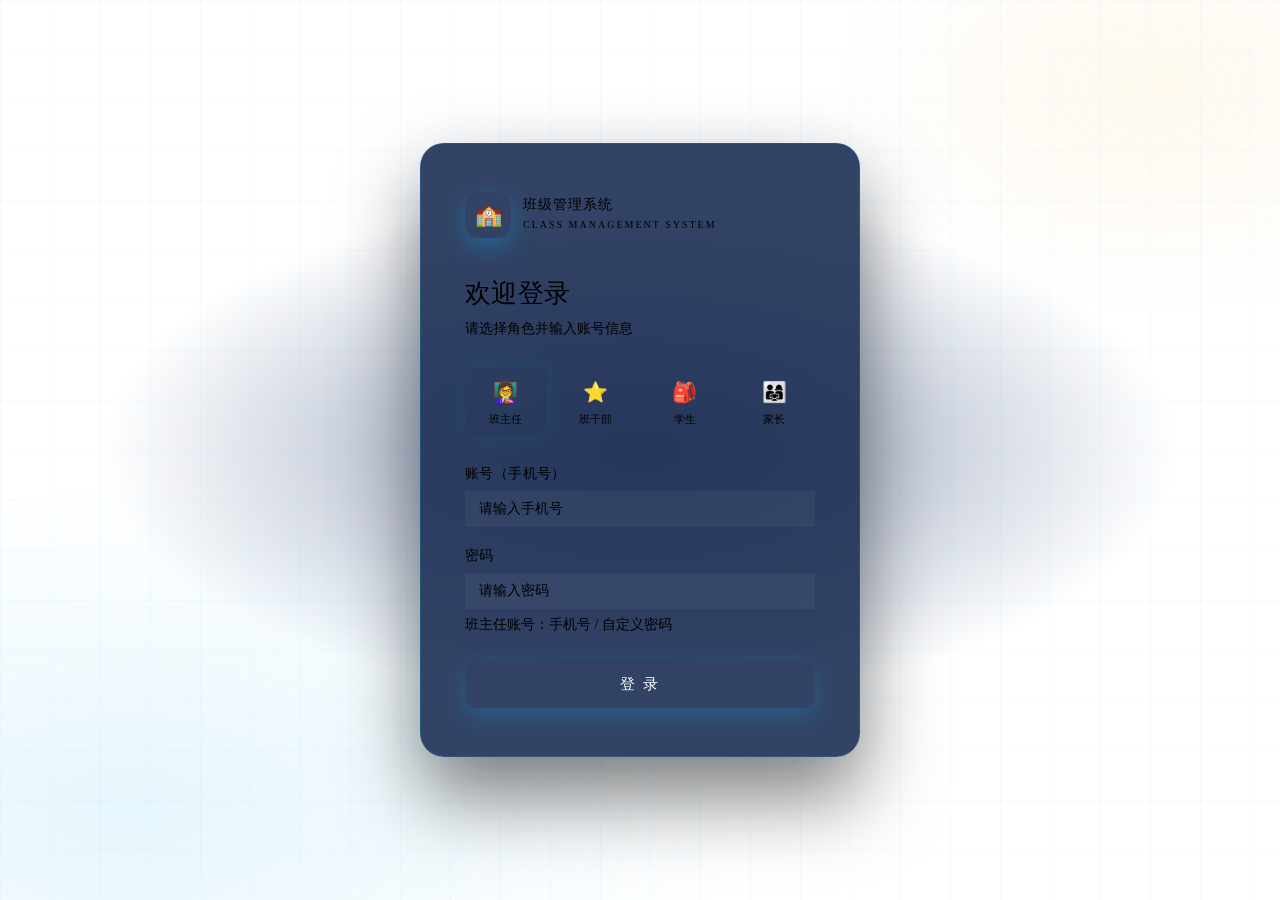
<file: index.html>
<!DOCTYPE html>
<html lang="zh-CN">

<head>
  <meta charset="UTF-8">
  <meta name="viewport" content="width=device-width, initial-scale=1.0">
  <title>登录 — 班级管理系统</title>
  <link
    href="https://fonts.googleapis.com/css2?family=Noto+Sans+SC:wght@300;400;500;600;700&family=Outfit:wght@400;500;600;700;800&display=swap"
    rel="stylesheet">
  <link rel="stylesheet" href="css/base.css">
  <link rel="stylesheet" href="css/components.css">
  <link rel="stylesheet" href="css/pages.css">
  <style>
    .toast-container {
      top: 24px;
    }
  </style>
</head>

<body>

  <div id="page-transition"></div>

  <div class="login-page">
    <div class="login-bg-glow"></div>
    <div class="login-bg-grid"></div>

    <div class="login-card">

      <div class="login-logo">
        <div class="login-logo-icon">🏫</div>
        <div class="login-logo-text">
          <div class="logo-main">班级管理系统</div>
          <div class="logo-sub">CLASS MANAGEMENT SYSTEM</div>
        </div>
      </div>

      <h2 class="login-title">欢迎登录</h2>
      <p class="login-subtitle">请选择角色并输入账号信息</p>

      <!-- 角色选择 -->
      <div class="role-tabs" id="role-tabs">
        <div class="role-tab active" data-role="teacher">
          <div class="role-tab-icon">👩‍🏫</div>
          <div class="role-tab-label">班主任</div>
        </div>
        <div class="role-tab" data-role="cadre">
          <div class="role-tab-icon">⭐</div>
          <div class="role-tab-label">班干部</div>
        </div>
        <div class="role-tab" data-role="student">
          <div class="role-tab-icon">🎒</div>
          <div class="role-tab-label">学生</div>
        </div>
        <div class="role-tab" data-role="parent">
          <div class="role-tab-icon">👨‍👩‍👧</div>
          <div class="role-tab-label">家长</div>
        </div>
      </div>

      <div class="form-group">
        <label class="form-label" for="login-user">账号（手机号）</label>
        <input class="form-input" id="login-user" type="tel" placeholder="请输入手机号" maxlength="11"
          autocomplete="username">
      </div>

      <div class="form-group">
        <label class="form-label" for="login-pass">密码</label>
        <input class="form-input" id="login-pass" type="password" placeholder="请输入密码" autocomplete="current-password">
        <div class="form-hint" id="login-hint">班主任账号：手机号 / 自定义密码</div>
      </div>

      <!-- 演示提示 -->
      <div id="demo-tip" style="
      margin-bottom:16px; padding:10px 14px; border-radius:10px;
      background:rgba(14,165,233,0.08); border:1px solid rgba(14,165,233,0.2);
      font-size:12px; color:var(--text-secondary); line-height:1.8;">
        <span style="color:var(--color-teal-light);font-weight:600;">演示模式</span>
        · 账号已预填，直接登录即可<br>
        <span id="demo-account-info">班主任 13800000000 / 密码 123456</span>
      </div>

      <button class="btn-login" id="login-btn">登 录</button>

    </div>
  </div>

  <script src="js/supabase.min.js"></script>
  <script src="js/config.js"></script>
  <script src="js/utils.js"></script>
  <script src="js/supabase.js"></script>
  <script src="js/auth.js"></script>
  <script>
    const DEMO_TIPS = {
      teacher: '班主任 13800000000 / 密码 123456',
      cadre: '班干部 13800000099 / 密码 0099',
      student: '学生   13800000002 / 密码 0002',
      parent: '家长   13800000100 / 密码 0100',
    };
    const DEMO_HINTS = {
      teacher: '班主任账号：手机号 / 自定义密码',
      cadre: '班干账号：手机号 / 初始密码身份证后4位',
      student: '学生账号：手机号 / 初始密码身份证后4位',
      parent: '家长账号：手机号 / 初始密码身份证后4位',
    };

    document.addEventListener('DOMContentLoaded', () => {
      // 根据 DEMO_MODE 决定是否显示演示提示框
      const demoEl = document.getElementById('demo-tip');
      if (demoEl) {
        demoEl.style.display = (typeof DEMO_MODE !== 'undefined' && DEMO_MODE) ? 'block' : 'none';
      }
      initLoginPage();
      updateDemoTip('teacher');
    });

    document.getElementById('role-tabs').addEventListener('click', (e) => {
      const tab = e.target.closest('.role-tab');
      if (!tab) return;
      updateDemoTip(tab.dataset.role);
    });

    function updateDemoTip(role) {
      const info = document.getElementById('demo-account-info');
      const hint = document.getElementById('login-hint');
      if (info && typeof DEMO_MODE !== 'undefined' && DEMO_MODE) {
        info.textContent = DEMO_TIPS[role] || '';
      }
      if (hint) {
        hint.textContent = DEMO_HINTS[role] || '';
      }
    }
  </script>
</body>

</html>
</file>
<file: css/base.css>
/* ============================================================
   base.css — 基础样式 / Reset / 动画
   ============================================================ */

/* ── Reset ── */
*, *::before, *::after {
  margin: 0;
  padding: 0;
  box-sizing: border-box;
}

html {
  font-size: 14px;
  -webkit-font-smoothing: antialiased;
  -moz-osx-font-smoothing: grayscale;
  text-rendering: optimizeLegibility;
}

body {
  font-family: var(--font-sans);
  background: var(--color-bg);
  color: var(--color-text-primary);
  min-height: 100vh;
  overflow-x: hidden;
  line-height: 1.5;
}

a { color: inherit; text-decoration: none; }
button { font-family: inherit; cursor: pointer; }
input, textarea, select { font-family: inherit; }
ul, ol { list-style: none; }
img { max-width: 100%; display: block; }

/* ── 滚动条 ── */
::-webkit-scrollbar { width: 5px; height: 5px; }
::-webkit-scrollbar-track { background: transparent; }
::-webkit-scrollbar-thumb {
  background: rgba(255, 255, 255, 0.1);
  border-radius: var(--radius-full);
}
::-webkit-scrollbar-thumb:hover { background: rgba(255, 255, 255, 0.2); }

/* ── 选中颜色 ── */
::selection {
  background: var(--color-primary-dim);
  color: var(--color-primary-light);
}

/* ── 焦点样式 ── */
:focus-visible {
  outline: 2px solid var(--color-primary);
  outline-offset: 2px;
}

/* ── 禁用状态 ── */
[disabled], .disabled {
  opacity: 0.5;
  cursor: not-allowed;
  pointer-events: none;
}

/* ── 工具类：显隐 ── */
.hidden  { display: none !important; }
.visible { display: block !important; }

/* ── 文字工具类 ── */
.text-primary   { color: var(--color-text-primary); }
.text-secondary { color: var(--color-text-secondary); }
.text-muted     { color: var(--color-text-muted); }
.text-teal      { color: var(--color-primary-light); }
.text-gold      { color: var(--color-gold); }
.text-green     { color: var(--color-green); }
.text-red       { color: var(--color-red-light); }
.text-purple    { color: var(--color-purple-light); }

.font-display { font-family: var(--font-display); }
.font-bold    { font-weight: 700; }
.font-semibold{ font-weight: 600; }

.text-right  { text-align: right; }
.text-center { text-align: center; }

/* ── 间距工具类 ── */
.mt-0  { margin-top: 0; }
.mt-1  { margin-top: 4px; }
.mt-2  { margin-top: 8px; }
.mt-3  { margin-top: 12px; }
.mt-4  { margin-top: 16px; }
.mt-6  { margin-top: 24px; }
.mb-4  { margin-bottom: 16px; }
.mb-6  { margin-bottom: 24px; }
.ml-auto { margin-left: auto; }

/* ── Flex 工具类 ── */
.flex          { display: flex; }
.flex-col      { flex-direction: column; }
.items-center  { align-items: center; }
.items-start   { align-items: flex-start; }
.justify-between { justify-content: space-between; }
.justify-center  { justify-content: center; }
.gap-1  { gap: 4px; }
.gap-2  { gap: 8px; }
.gap-3  { gap: 12px; }
.gap-4  { gap: 16px; }
.flex-1 { flex: 1; }
.flex-shrink-0 { flex-shrink: 0; }
.flex-wrap { flex-wrap: wrap; }

/* ── 页面进入动画 ── */
@keyframes fadeUp {
  from { opacity: 0; transform: translateY(12px); }
  to   { opacity: 1; transform: translateY(0); }
}

@keyframes fadeIn {
  from { opacity: 0; }
  to   { opacity: 1; }
}

@keyframes slideIn {
  from { opacity: 0; transform: translateX(-16px); }
  to   { opacity: 1; transform: translateX(0); }
}

@keyframes scaleIn {
  from { opacity: 0; transform: scale(0.95); }
  to   { opacity: 1; transform: scale(1); }
}

@keyframes loginIn {
  from { opacity: 0; transform: translateY(28px) scale(0.97); }
  to   { opacity: 1; transform: translateY(0) scale(1); }
}

@keyframes pulse {
  0%, 100% { opacity: 1; }
  50%       { opacity: 0.5; }
}

.animate-fadeUp  { animation: fadeUp  0.3s var(--transition-slow) both; }
.animate-fadeIn  { animation: fadeIn  0.25s ease both; }
.animate-scaleIn { animation: scaleIn 0.25s var(--transition-slow) both; }

/* ── 延迟辅助 ── */
.delay-1 { animation-delay: 0.05s; }
.delay-2 { animation-delay: 0.10s; }
.delay-3 { animation-delay: 0.15s; }
.delay-4 { animation-delay: 0.20s; }

/* ── 过渡遮罩 ── */
#page-transition {
  position: fixed;
  inset: 0;
  z-index: var(--z-overlay);
  background: var(--color-bg);
  opacity: 0;
  pointer-events: none;
  transition: opacity var(--transition-normal);
}

#page-transition.active {
  opacity: 1;
  pointer-events: all;
}
</file>
<file: css/components.css>
/* ============================================================
   components.css — 可复用 UI 组件
   包含：按钮、表单、卡片、表格、徽章、进度条、列表、通知等
   ============================================================ */

/* ══════════════════════════════════════════
   按钮 Button
   ══════════════════════════════════════════ */
.btn {
  display: inline-flex;
  align-items: center;
  gap: 6px;
  padding: 8px 18px;
  border-radius: var(--radius-sm);
  border: none;
  font-size: var(--text-base);
  font-weight: 500;
  cursor: pointer;
  transition: all var(--transition-normal);
  white-space: nowrap;
  user-select: none;
}

.btn-primary {
  background: linear-gradient(135deg, var(--color-primary), #0369a1);
  color: #fff;
  box-shadow: var(--shadow-primary);
}
.btn-primary:hover { transform: translateY(-1px); box-shadow: 0 12px 28px rgba(14,165,233,0.4); }
.btn-primary:active { transform: translateY(0); }

.btn-secondary {
  background: var(--color-bg-card);
  color: var(--color-text-secondary);
  border: 1px solid var(--color-border);
}
.btn-secondary:hover { background: var(--color-bg-card-hover); color: var(--color-text-primary); }

.btn-danger {
  background: var(--color-red-dim);
  color: var(--color-red-light);
  border: 1px solid rgba(239,68,68,0.25);
}
.btn-danger:hover { background: rgba(239,68,68,0.25); }

.btn-ghost {
  background: transparent;
  color: var(--color-primary-light);
  border: 1px solid rgba(14,165,233,0.3);
}
.btn-ghost:hover { background: var(--color-primary-dim); }

.btn-sm { padding: 5px 12px; font-size: var(--text-xs); border-radius: var(--radius-sm); }
.btn-lg { padding: 13px 28px; font-size: var(--text-md); border-radius: var(--radius-md); font-weight: 600; }
.btn-full { width: 100%; justify-content: center; }

/* ══════════════════════════════════════════
   表单 Form
   ══════════════════════════════════════════ */
.form-group { margin-bottom: 18px; }

.form-label {
  display: block;
  font-size: var(--text-xs);
  color: var(--color-text-secondary);
  margin-bottom: 7px;
  font-weight: 500;
  letter-spacing: 0.4px;
}

.form-input {
  width: 100%;
  padding: 10px 14px;
  border-radius: var(--radius-sm);
  border: 1.5px solid var(--color-border);
  background: rgba(255,255,255,0.04);
  color: var(--color-text-primary);
  font-size: var(--text-base);
  transition: all var(--transition-normal);
  outline: none;
}

.form-input:focus {
  border-color: var(--color-primary);
  background: rgba(14,165,233,0.06);
  box-shadow: 0 0 0 3px rgba(14,165,233,0.1);
}

.form-input::placeholder { color: var(--color-text-muted); }

.form-select {
  appearance: none;
  background-image: url("data:image/svg+xml,%3Csvg xmlns='http://www.w3.org/2000/svg' width='12' height='12' viewBox='0 0 24 24' fill='none' stroke='%2364748b' stroke-width='2'%3E%3Cpath d='m6 9 6 6 6-6'/%3E%3C/svg%3E");
  background-repeat: no-repeat;
  background-position: right 12px center;
  padding-right: 36px;
  cursor: pointer;
}

.form-hint {
  font-size: var(--text-xs);
  color: var(--color-text-muted);
  margin-top: 5px;
}

.form-error {
  font-size: var(--text-xs);
  color: var(--color-red-light);
  margin-top: 5px;
}

/* 角色选择 Tab (登录页) */
.role-tabs {
  display: grid;
  grid-template-columns: repeat(4, 1fr);
  gap: 8px;
  margin-bottom: 24px;
}

.role-tab {
  padding: 10px 4px;
  border-radius: var(--radius-md);
  border: 1.5px solid var(--color-border);
  background: var(--color-bg-card);
  cursor: pointer;
  text-align: center;
  transition: all var(--transition-normal);
}

.role-tab:hover {
  border-color: rgba(14,165,233,0.35);
  background: var(--color-primary-dim);
}

.role-tab.active {
  border-color: var(--color-primary);
  background: var(--color-primary-dim);
  box-shadow: 0 0 20px rgba(14,165,233,0.12);
}

.role-tab .icon  { font-size: 20px; margin-bottom: 4px; }
.role-tab .label { font-size: var(--text-xs); color: var(--color-text-secondary); }
.role-tab.active .label { color: var(--color-primary-light); font-weight: 600; }

/* ══════════════════════════════════════════
   卡片 Card
   ══════════════════════════════════════════ */
.card {
  background: var(--color-bg-card);
  border: 1px solid var(--color-border);
  border-radius: var(--radius-lg);
  padding: 20px 22px;
  transition: background var(--transition-normal);
}

.card:hover { background: var(--color-bg-card-hover); }

.card-header {
  display: flex;
  align-items: center;
  justify-content: space-between;
  margin-bottom: 18px;
}

.card-title {
  font-size: var(--text-md);
  font-weight: 600;
  display: flex;
  align-items: center;
  gap: 7px;
}

.card-link {
  font-size: var(--text-xs);
  color: var(--color-primary);
  cursor: pointer;
  padding: 4px 12px;
  border-radius: var(--radius-sm);
  border: 1px solid rgba(14,165,233,0.25);
  background: rgba(14,165,233,0.08);
  transition: all var(--transition-fast);
  white-space: nowrap;
}

.card-link:hover { background: var(--color-primary-dim); }

/* ══════════════════════════════════════════
   统计卡片 Stat Card
   ══════════════════════════════════════════ */
.stat-card {
  background: var(--color-bg-card);
  border: 1px solid var(--color-border);
  border-radius: var(--radius-lg);
  padding: 20px 20px 18px;
  position: relative;
  overflow: hidden;
  transition: transform var(--transition-normal), background var(--transition-fast);
  cursor: default;
}

.stat-card:hover { background: var(--color-bg-card-hover); transform: translateY(-2px); }

/* 顶部彩色线条 */
.stat-card::before {
  content: '';
  position: absolute;
  top: 0; left: 0; right: 0;
  height: 2px;
}

.stat-card.c-teal::before   { background: linear-gradient(90deg, var(--color-primary), transparent); }
.stat-card.c-gold::before   { background: linear-gradient(90deg, var(--color-gold), transparent); }
.stat-card.c-green::before  { background: linear-gradient(90deg, var(--color-green), transparent); }
.stat-card.c-purple::before { background: linear-gradient(90deg, var(--color-purple), transparent); }
.stat-card.c-orange::before { background: linear-gradient(90deg, var(--color-orange), transparent); }
.stat-card.c-red::before    { background: linear-gradient(90deg, var(--color-red), transparent); }

.stat-top {
  display: flex;
  align-items: flex-start;
  justify-content: space-between;
  margin-bottom: 14px;
}

.stat-icon {
  width: 40px;
  height: 40px;
  border-radius: var(--radius-md);
  display: flex;
  align-items: center;
  justify-content: center;
  font-size: 18px;
}

.stat-icon.c-teal   { background: var(--color-primary-dim); }
.stat-icon.c-gold   { background: var(--color-gold-dim); }
.stat-icon.c-green  { background: var(--color-green-dim); }
.stat-icon.c-purple { background: var(--color-purple-dim); }
.stat-icon.c-orange { background: var(--color-orange-dim); }
.stat-icon.c-red    { background: var(--color-red-dim); }

.stat-trend {
  font-size: var(--text-xs);
  padding: 2px 8px;
  border-radius: var(--radius-full);
  background: var(--color-green-dim);
  color: var(--color-green);
  font-family: var(--font-display);
}

.stat-trend.down { background: var(--color-red-dim); color: var(--color-red-light); }

.stat-value {
  font-size: 28px;
  font-weight: 800;
  font-family: var(--font-display);
  line-height: 1;
  margin-bottom: 4px;
}

.stat-label { font-size: var(--text-xs); color: var(--color-text-secondary); }

/* ══════════════════════════════════════════
   网格布局 Grid
   ══════════════════════════════════════════ */
.stats-grid-4 { display: grid; grid-template-columns: repeat(4, 1fr); gap: 16px; margin-bottom: 20px; }
.stats-grid-3 { display: grid; grid-template-columns: repeat(3, 1fr); gap: 16px; margin-bottom: 20px; }
.grid-2       { display: grid; grid-template-columns: 1fr 1fr; gap: 16px; margin-bottom: 20px; }
.grid-3       { display: grid; grid-template-columns: 1fr 1fr 1fr; gap: 16px; margin-bottom: 20px; }

/* ══════════════════════════════════════════
   表格 Table
   ══════════════════════════════════════════ */
.table-wrap { overflow-x: auto; }

.data-table {
  width: 100%;
  border-collapse: collapse;
  font-size: var(--text-base);
}

.data-table thead th {
  padding: 9px 14px;
  text-align: left;
  font-size: 11px;
  font-weight: 600;
  color: var(--color-text-muted);
  letter-spacing: 0.5px;
  text-transform: uppercase;
  border-bottom: 1px solid var(--color-border);
  white-space: nowrap;
}

.data-table tbody td {
  padding: 11px 14px;
  border-bottom: 1px solid rgba(255,255,255,0.03);
  color: var(--color-text-secondary);
  font-size: var(--text-base);
}

.data-table tbody tr:hover td { background: rgba(255,255,255,0.02); }
.data-table tbody tr:last-child td { border-bottom: none; }

/* 表格工具栏 */
.table-toolbar {
  display: flex;
  align-items: center;
  gap: 10px;
  margin-bottom: 16px;
  flex-wrap: wrap;
}

.table-toolbar .spacer { flex: 1; }

.search-input {
  padding: 8px 14px 8px 34px;
  border-radius: var(--radius-sm);
  border: 1px solid var(--color-border);
  background: var(--color-bg-card);
  color: var(--color-text-primary);
  font-size: var(--text-base);
  outline: none;
  width: 200px;
  transition: all var(--transition-normal);
  background-image: url("data:image/svg+xml,%3Csvg xmlns='http://www.w3.org/2000/svg' width='14' height='14' viewBox='0 0 24 24' fill='none' stroke='%2364748b' stroke-width='2'%3E%3Ccircle cx='11' cy='11' r='8'/%3E%3Cpath d='m21 21-4.35-4.35'/%3E%3C/svg%3E");
  background-repeat: no-repeat;
  background-position: 10px center;
}

.search-input:focus { border-color: var(--color-primary); }

/* ══════════════════════════════════════════
   徽章 Badge
   ══════════════════════════════════════════ */
.badge {
  display: inline-block;
  font-size: 11px;
  padding: 2px 10px;
  border-radius: var(--radius-full);
  font-weight: 500;
  white-space: nowrap;
}

.badge-present { background: var(--color-green-dim);  color: var(--color-green); }
.badge-late    { background: var(--color-gold-dim);   color: var(--color-gold-light); }
.badge-absent  { background: var(--color-red-dim);    color: var(--color-red-light); }
.badge-leave   { background: var(--color-primary-dim); color: var(--color-primary-light); }
.badge-good    { background: var(--color-green-dim);  color: var(--color-green); }
.badge-normal  { background: var(--color-primary-dim); color: var(--color-primary-light); }
.badge-warning { background: var(--color-gold-dim);   color: var(--color-gold-light); }
.badge-danger  { background: var(--color-red-dim);    color: var(--color-red-light); }
.badge-purple  { background: var(--color-purple-dim); color: var(--color-purple-light); }

/* ══════════════════════════════════════════
   进度条 Progress
   ══════════════════════════════════════════ */
.progress-bar {
  height: 5px;
  background: rgba(255,255,255,0.06);
  border-radius: var(--radius-full);
  overflow: hidden;
}

.progress-fill {
  height: 100%;
  border-radius: var(--radius-full);
  transition: width 0.8s ease;
}

.progress-fill.teal   { background: linear-gradient(90deg, var(--color-primary), var(--color-primary-light)); }
.progress-fill.green  { background: linear-gradient(90deg, var(--color-green), var(--color-green-light)); }
.progress-fill.gold   { background: linear-gradient(90deg, var(--color-gold), var(--color-gold-light)); }
.progress-fill.purple { background: linear-gradient(90deg, var(--color-purple), var(--color-purple-light)); }
.progress-fill.red    { background: linear-gradient(90deg, var(--color-red), var(--color-red-light)); }

/* ══════════════════════════════════════════
   列表项 List Item
   ══════════════════════════════════════════ */
.list-item {
  display: flex;
  align-items: center;
  gap: 11px;
  padding: 10px 0;
  border-bottom: 1px solid rgba(255,255,255,0.03);
}

.list-item:last-child { border-bottom: none; }

.list-avatar {
  width: 34px;
  height: 34px;
  border-radius: var(--radius-sm);
  display: flex;
  align-items: center;
  justify-content: center;
  font-size: 14px;
  font-weight: 700;
  flex-shrink: 0;
  color: #fff;
}

.list-info { flex: 1; min-width: 0; }
.list-name { font-size: var(--text-base); font-weight: 500; }
.list-sub  { font-size: var(--text-xs); color: var(--color-text-muted); margin-top: 1px; }
.list-right { text-align: right; flex-shrink: 0; }
.list-value { font-size: 15px; font-weight: 700; font-family: var(--font-display); }
.list-label { font-size: var(--text-xs); color: var(--color-text-muted); margin-top: 1px; }

/* 排名数字 */
.rank-num {
  width: 26px;
  text-align: center;
  font-size: var(--text-base);
  font-weight: 700;
  font-family: var(--font-display);
  color: var(--color-text-muted);
  flex-shrink: 0;
}

.rank-num.r1 { font-size: 18px; color: var(--color-gold); }
.rank-num.r2 { color: #94a3b8; }
.rank-num.r3 { color: #cd7f32; }

/* ══════════════════════════════════════════
   通知条目 Notice Item
   ══════════════════════════════════════════ */
.notice-item {
  padding: 12px 0;
  border-bottom: 1px solid rgba(255,255,255,0.03);
  display: flex;
  gap: 11px;
  align-items: flex-start;
  cursor: pointer;
  transition: background var(--transition-fast);
  border-radius: var(--radius-sm);
}

.notice-item:last-child { border-bottom: none; }
.notice-item:hover { background: rgba(255,255,255,0.02); }

.notice-dot {
  width: 8px;
  height: 8px;
  border-radius: 50%;
  flex-shrink: 0;
  margin-top: 5px;
}

.notice-title { font-size: var(--text-base); font-weight: 500; }
.notice-meta  { font-size: var(--text-xs); color: var(--color-text-muted); margin-top: 3px; }

.notice-pin {
  display: inline-block;
  font-size: 10px;
  background: var(--color-gold-dim);
  color: var(--color-gold);
  padding: 1px 7px;
  border-radius: 10px;
  margin-left: 6px;
  vertical-align: middle;
}

/* ══════════════════════════════════════════
   快捷操作 Quick Actions
   ══════════════════════════════════════════ */
.quick-actions {
  display: grid;
  grid-template-columns: repeat(5, 1fr);
  gap: 10px;
  margin-bottom: 20px;
}

.quick-btn {
  padding: 16px 8px;
  border-radius: var(--radius-md);
  border: 1px solid var(--color-border);
  background: var(--color-bg-card);
  cursor: pointer;
  text-align: center;
  transition: all var(--transition-normal);
}

.quick-btn:hover {
  background: var(--color-bg-card-hover);
  transform: translateY(-3px);
  border-color: rgba(14,165,233,0.3);
  box-shadow: 0 8px 20px rgba(0,0,0,0.2);
}

.quick-btn-icon  { font-size: 24px; margin-bottom: 6px; }
.quick-btn-label { font-size: var(--text-xs); color: var(--color-text-secondary); }

/* ══════════════════════════════════════════
   考勤日历 Attendance Calendar
   ══════════════════════════════════════════ */
.att-calendar-header {
  display: grid;
  grid-template-columns: repeat(7, 1fr);
  gap: 5px;
  text-align: center;
  font-size: 11px;
  color: var(--color-text-muted);
  margin-bottom: 6px;
}

.att-calendar {
  display: grid;
  grid-template-columns: repeat(7, 1fr);
  gap: 5px;
}

.att-day {
  aspect-ratio: 1;
  border-radius: 6px;
  display: flex;
  align-items: center;
  justify-content: center;
  font-size: 11px;
  font-family: var(--font-display);
  font-weight: 500;
}

.att-day.present { background: rgba(16,185,129,0.2); color: var(--color-green); }
.att-day.late    { background: rgba(245,158,11,0.2);  color: var(--color-gold-light); }
.att-day.absent  { background: rgba(239,68,68,0.2);   color: var(--color-red-light); }
.att-day.leave   { background: rgba(14,165,233,0.2);  color: var(--color-primary-light); }
.att-day.empty   { background: transparent; }
.att-day.future  { background: rgba(255,255,255,0.03); color: var(--color-text-muted); }

.att-legend {
  display: flex;
  gap: 14px;
  margin-top: 12px;
  flex-wrap: wrap;
}

.att-legend-item {
  display: flex;
  align-items: center;
  gap: 5px;
  font-size: var(--text-xs);
  color: var(--color-text-muted);
}

.att-legend-dot {
  width: 8px;
  height: 8px;
  border-radius: 2px;
}

/* ══════════════════════════════════════════
   个人英雄卡片 Personal Hero
   ══════════════════════════════════════════ */
.personal-hero {
  background: linear-gradient(135deg, rgba(14,165,233,0.12), rgba(30,58,110,0.35));
  border: 1px solid rgba(14,165,233,0.2);
  border-radius: var(--radius-xl);
  padding: 26px;
  margin-bottom: 20px;
  display: flex;
  align-items: center;
  gap: 22px;
}

.personal-avatar {
  width: 76px;
  height: 76px;
  border-radius: var(--radius-xl);
  background: linear-gradient(135deg, var(--color-primary), #0369a1);
  display: flex;
  align-items: center;
  justify-content: center;
  font-size: 34px;
  font-weight: 800;
  color: #fff;
  flex-shrink: 0;
  box-shadow: 0 10px 28px rgba(14,165,233,0.3);
}

.personal-name { font-size: var(--text-2xl); font-weight: 700; margin-bottom: 4px; }
.personal-meta { font-size: var(--text-sm); color: var(--color-text-secondary); }

.personal-badges {
  display: flex;
  gap: 8px;
  margin-top: 10px;
  flex-wrap: wrap;
}

.personal-badge {
  display: inline-block;
  padding: 3px 12px;
  border-radius: var(--radius-full);
  font-size: var(--text-xs);
  font-weight: 500;
}

/* ══════════════════════════════════════════
   子导航标签 Sub Tabs
   ══════════════════════════════════════════ */
.sub-tabs {
  display: flex;
  gap: 6px;
  margin-bottom: 18px;
  border-bottom: 1px solid var(--color-border);
  padding-bottom: 1px;
}

.sub-tab {
  padding: 7px 16px;
  font-size: var(--text-base);
  cursor: pointer;
  color: var(--color-text-secondary);
  transition: all var(--transition-fast);
  border-bottom: 2px solid transparent;
  margin-bottom: -1px;
}

.sub-tab:hover { color: var(--color-text-primary); }

.sub-tab.active {
  color: var(--color-primary-light);
  border-bottom-color: var(--color-primary);
  font-weight: 600;
}

/* ══════════════════════════════════════════
   占位提示 Placeholder
   ══════════════════════════════════════════ */
.placeholder {
  display: flex;
  flex-direction: column;
  align-items: center;
  justify-content: center;
  padding: 60px 20px;
  color: var(--color-text-muted);
  gap: 14px;
  border: 1.5px dashed var(--color-border);
  border-radius: var(--radius-lg);
  text-align: center;
}

.placeholder .icon { font-size: 48px; opacity: 0.45; }
.placeholder .text { font-size: var(--text-md); }
.placeholder .hint { font-size: var(--text-sm); margin-top: -8px; }

/* ══════════════════════════════════════════
   模态框 Modal
   ══════════════════════════════════════════ */
.modal-overlay {
  position: fixed;
  inset: 0;
  z-index: var(--z-modal);
  background: rgba(0,0,0,0.6);
  display: flex;
  align-items: center;
  justify-content: center;
  backdrop-filter: blur(4px);
  animation: fadeIn 0.2s ease both;
}

.modal {
  background: var(--color-bg-light);
  border: 1px solid var(--color-border);
  border-radius: var(--radius-xl);
  padding: 28px;
  width: 480px;
  max-width: calc(100vw - 32px);
  max-height: 90vh;
  overflow-y: auto;
  animation: scaleIn 0.25s var(--transition-slow) both;
  box-shadow: var(--shadow-lg);
}

.modal-header {
  display: flex;
  align-items: center;
  justify-content: space-between;
  margin-bottom: 22px;
}

.modal-title { font-size: var(--text-lg); font-weight: 700; }

.modal-close {
  width: 30px;
  height: 30px;
  border-radius: var(--radius-sm);
  display: flex;
  align-items: center;
  justify-content: center;
  cursor: pointer;
  color: var(--color-text-muted);
  transition: all var(--transition-fast);
  font-size: 18px;
  background: none;
  border: none;
}

.modal-close:hover { background: var(--color-bg-card-hover); color: var(--color-text-primary); }

.modal-footer {
  display: flex;
  justify-content: flex-end;
  gap: 10px;
  margin-top: 22px;
  padding-top: 18px;
  border-top: 1px solid var(--color-border);
}

/* ══════════════════════════════════════════
   Toast 提示
   ══════════════════════════════════════════ */
.toast-container {
  position: fixed;
  top: 20px;
  right: 20px;
  z-index: var(--z-overlay);
  display: flex;
  flex-direction: column;
  gap: 8px;
}

.toast {
  padding: 12px 18px;
  border-radius: var(--radius-md);
  font-size: var(--text-base);
  display: flex;
  align-items: center;
  gap: 8px;
  min-width: 240px;
  animation: slideIn 0.3s var(--transition-slow) both;
  box-shadow: var(--shadow-md);
}

.toast-success { background: var(--color-green-dim);  border: 1px solid rgba(16,185,129,0.3);  color: var(--color-green); }
.toast-error   { background: var(--color-red-dim);    border: 1px solid rgba(239,68,68,0.3);   color: var(--color-red-light); }
.toast-info    { background: var(--color-primary-dim); border: 1px solid rgba(14,165,233,0.3);  color: var(--color-primary-light); }
.toast-warning { background: var(--color-gold-dim);   border: 1px solid rgba(245,158,11,0.3);  color: var(--color-gold-light); }

/* ══════════════════════════════════════════
   响应式
   ══════════════════════════════════════════ */
@media (max-width: 1100px) {
  .stats-grid-4 { grid-template-columns: repeat(2, 1fr); }
}

@media (max-width: 900px) {
  .grid-2, .grid-3 { grid-template-columns: 1fr; }
  .quick-actions   { grid-template-columns: repeat(3, 1fr); }
  .stats-grid-3    { grid-template-columns: repeat(2, 1fr); }
}
</file>
<file: css/pages.css>
/* ============================================================
   pages.css — 各页面专属样式
   班级管理系统 v1.0
   ============================================================ */

/* ============================================================
   登录页 Login
   ============================================================ */
.login-page {
  min-height: 100vh;
  display: flex;
  align-items: center;
  justify-content: center;
  background: var(--color-navy);
  overflow: hidden;
  position: relative;
}

/* 背景装饰 */
.login-bg-glow {
  position: absolute;
  inset: 0;
  pointer-events: none;
  background:
    radial-gradient(ellipse 80% 60% at 10% 90%, rgba(14, 165, 233, 0.1) 0%, transparent 60%),
    radial-gradient(ellipse 50% 50% at 90% 10%, rgba(245, 158, 11, 0.07) 0%, transparent 50%),
    radial-gradient(ellipse 60% 40% at 50% 50%, rgba(30, 58, 110, 0.5) 0%, transparent 70%);
}

.login-bg-grid {
  position: absolute;
  inset: 0;
  pointer-events: none;
  background-image:
    linear-gradient(rgba(14, 165, 233, 0.04) 1px, transparent 1px),
    linear-gradient(90deg, rgba(14, 165, 233, 0.04) 1px, transparent 1px);
  background-size: 50px 50px;
}

/* 登录卡片 */
.login-card {
  position: relative;
  z-index: 1;
  width: 440px;
  background: rgba(23, 42, 80, 0.88);
  border: 1px solid rgba(14, 165, 233, 0.2);
  border-radius: 24px;
  padding: 48px 44px;
  backdrop-filter: blur(20px);
  box-shadow: 0 40px 80px rgba(0, 0, 0, 0.5), 0 0 60px rgba(14, 165, 233, 0.05);
  animation: fadeUp var(--transition-spring) both;
}

.login-logo {
  display: flex;
  align-items: center;
  gap: 12px;
  margin-bottom: 36px;
}

.login-logo-icon {
  width: 46px;
  height: 46px;
  border-radius: 14px;
  background: linear-gradient(135deg, var(--color-teal), #0369a1);
  display: flex;
  align-items: center;
  justify-content: center;
  font-size: 22px;
  box-shadow: 0 8px 24px rgba(14, 165, 233, 0.35);
  flex-shrink: 0;
}

.login-logo-text .logo-main {
  font-size: var(--text-md);
  font-weight: var(--font-bold);
  letter-spacing: 1px;
  line-height: 1.2;
}

.login-logo-text .logo-sub {
  font-size: 10px;
  color: var(--text-muted);
  font-family: var(--font-display);
  letter-spacing: 2px;
  text-transform: uppercase;
  margin-top: 3px;
}

.login-title {
  font-size: 26px;
  font-weight: var(--font-bold);
  margin-bottom: 5px;
  letter-spacing: 0.3px;
}

.login-subtitle {
  font-size: var(--text-sm);
  color: var(--text-secondary);
  margin-bottom: 28px;
}

/* 角色选择 */
.role-tabs {
  display: grid;
  grid-template-columns: repeat(4, 1fr);
  gap: 8px;
  margin-bottom: 26px;
}

.role-tab {
  padding: 10px 4px;
  border-radius: var(--radius-md);
  border: 1.5px solid var(--border);
  background: var(--card-bg);
  cursor: pointer;
  text-align: center;
  transition: all var(--transition-base);
  user-select: none;
}

.role-tab:hover {
  border-color: var(--border-hover);
  background: var(--color-teal-dim);
}

.role-tab.active {
  border-color: var(--color-teal);
  background: var(--color-teal-dim);
  box-shadow: 0 0 20px rgba(14, 165, 233, 0.12);
}

.role-tab-icon  { font-size: 20px; margin-bottom: 4px; }
.role-tab-label { font-size: 11px; color: var(--text-secondary); }
.role-tab.active .role-tab-label { color: var(--color-teal-light); font-weight: var(--font-semibold); }

/* 登录按钮 */
.btn-login {
  width: 100%;
  padding: 14px;
  border-radius: 12px;
  border: none;
  background: linear-gradient(135deg, var(--color-teal), #0369a1);
  color: white;
  font-size: 15px;
  font-weight: var(--font-semibold);
  font-family: inherit;
  cursor: pointer;
  transition: all var(--transition-base);
  letter-spacing: 2px;
  box-shadow: 0 8px 24px rgba(14, 165, 233, 0.28);
  margin-top: 8px;
}

.btn-login:hover {
  transform: translateY(-2px);
  box-shadow: 0 12px 32px rgba(14, 165, 233, 0.4);
}

.btn-login:active { transform: translateY(0); }

@media (max-width: 480px) {
  .login-card { width: 100%; margin: 16px; padding: 32px 24px; }
}

/* ============================================================
   首页 Dashboard
   ============================================================ */

/* 出勤统计格 */
.attendance-summary {
  display: grid;
  grid-template-columns: repeat(4, 1fr);
  gap: 12px;
  margin-bottom: 18px;
}

.att-summary-cell {
  text-align: center;
  padding: 14px 10px;
  border-radius: var(--radius-md);
}

.att-summary-cell .num {
  font-size: 26px;
  font-weight: var(--font-extrabold);
  font-family: var(--font-display);
  line-height: 1;
  margin-bottom: 4px;
}

.att-summary-cell .lbl {
  font-size: 11px;
  color: var(--text-muted);
}

.att-summary-cell.present { background: rgba(16, 185, 129, 0.1); }
.att-summary-cell.present .num { color: var(--color-green); }
.att-summary-cell.late    { background: rgba(245, 158, 11, 0.1); }
.att-summary-cell.late    .num { color: var(--color-gold-light); }
.att-summary-cell.leave   { background: rgba(14, 165, 233, 0.1); }
.att-summary-cell.leave   .num { color: var(--color-teal-light); }
.att-summary-cell.absent  { background: rgba(239, 68, 68, 0.1); }
.att-summary-cell.absent  .num { color: var(--color-red-light); }

/* ============================================================
   考勤页 Attendance
   ============================================================ */

/* 考勤日历 */
.att-calendar-wrap { }

.att-calendar-header {
  display: grid;
  grid-template-columns: repeat(7, 1fr);
  gap: 6px;
  margin-bottom: 8px;
  text-align: center;
  font-size: var(--text-xs);
  color: var(--text-muted);
}

.att-calendar {
  display: grid;
  grid-template-columns: repeat(7, 1fr);
  gap: 6px;
}

.att-day {
  aspect-ratio: 1;
  border-radius: var(--radius-sm);
  display: flex;
  align-items: center;
  justify-content: center;
  font-size: 11px;
  font-family: var(--font-display);
  font-weight: var(--font-medium);
  cursor: default;
}

.att-day.present { background: var(--color-present-bg); color: var(--color-present-fg); }
.att-day.late    { background: var(--color-late-bg);    color: var(--color-late-fg); }
.att-day.absent  { background: var(--color-absent-bg);  color: var(--color-absent-fg); }
.att-day.leave   { background: var(--color-leave-bg);   color: var(--color-leave-fg); }
.att-day.empty   { background: transparent; }
.att-day.future  { background: rgba(255, 255, 255, 0.03); color: var(--text-muted); }

.att-legend {
  display: flex;
  gap: 14px;
  margin-top: 14px;
  flex-wrap: wrap;
}

.att-legend-item {
  display: flex;
  align-items: center;
  gap: 5px;
  font-size: var(--text-xs);
  color: var(--text-muted);
}

.att-legend-dot {
  width: 8px;
  height: 8px;
  border-radius: 2px;
}

/* 考勤登记 - 默认全勤提示 */
.att-default-tip {
  padding: 12px 16px;
  border-radius: var(--radius-md);
  background: rgba(16, 185, 129, 0.08);
  border: 1px solid rgba(16, 185, 129, 0.2);
  font-size: var(--text-base);
  color: var(--color-green);
  margin-top: 16px;
}

/* ============================================================
   成绩页 Score
   ============================================================ */

/* 成绩条形图 */
.score-bars {
  display: flex;
  align-items: flex-end;
  gap: 8px;
  height: 80px;
  margin-top: 12px;
}

.score-bar-wrap {
  flex: 1;
  display: flex;
  flex-direction: column;
  align-items: center;
  gap: 4px;
}

.score-bar {
  width: 100%;
  border-radius: 4px 4px 0 0;
  transition: height 0.8s ease;
  min-height: 4px;
}

.score-bar-label { font-size: 10px; color: var(--text-muted); }
.score-bar-val   { font-size: 11px; font-weight: var(--font-semibold); font-family: var(--font-display); }

/* ============================================================
   积分页 Points
   ============================================================ */

/* 快速积分按钮 */
.points-quick-grid {
  display: grid;
  grid-template-columns: repeat(2, 1fr);
  gap: 10px;
}

.points-quick-btn {
  padding: 16px;
  border-radius: var(--radius-md);
  cursor: pointer;
  text-align: center;
  transition: all var(--transition-base);
  border: 1px solid transparent;
}

.points-quick-btn:hover { transform: translateY(-2px); }

.points-quick-btn .btn-icon-lg { font-size: 24px; margin-bottom: 6px; }
.points-quick-btn .btn-name { font-size: var(--text-sm); font-weight: var(--font-semibold); margin-bottom: 2px; }
.points-quick-btn .btn-score { font-size: 11px; color: var(--text-muted); }

.points-quick-btn.positive {
  background: rgba(16, 185, 129, 0.1);
  border-color: rgba(16, 185, 129, 0.2);
}

.points-quick-btn.positive .btn-name { color: var(--color-green); }

.points-quick-btn.negative {
  background: rgba(239, 68, 68, 0.1);
  border-color: rgba(239, 68, 68, 0.2);
}

.points-quick-btn.negative .btn-name { color: var(--color-red-light); }

/* 积分数值样式 */
.score-positive { color: var(--color-green); }
.score-negative { color: var(--color-red-light); }

/* ============================================================
   宿舍页 Dorm
   ============================================================ */
.dorm-score-ring {
  width: 76px;
  height: 76px;
  border-radius: 50%;
  border: 4px solid rgba(14, 165, 233, 0.2);
  display: flex;
  align-items: center;
  justify-content: center;
  flex-shrink: 0;
}

.dorm-score-num {
  font-size: 20px;
  font-weight: var(--font-extrabold);
  font-family: var(--font-display);
}

/* 评分项复选 */
.score-check-item {
  display: flex;
  align-items: center;
  gap: 10px;
  padding: 10px 14px;
  border-radius: var(--radius-md);
  border: 1px solid var(--border);
  background: var(--card-bg);
  cursor: pointer;
  transition: all var(--transition-base);
  margin-bottom: 8px;
}

.score-check-item:hover { background: var(--card-bg-hover); }

.score-check-item.checked {
  border-color: rgba(239, 68, 68, 0.3);
  background: rgba(239, 68, 68, 0.06);
}

.score-check-item .item-name { flex: 1; font-size: var(--text-base); }
.score-check-item .item-deduct { font-size: var(--text-sm); font-family: var(--font-display); font-weight: var(--font-bold); color: var(--color-red-light); }

/* ============================================================
   座位页 Seat
   ============================================================ */
.podium-bar {
  text-align: center;
  padding: 10px 20px;
  background: rgba(14, 165, 233, 0.1);
  border-radius: var(--radius-sm);
  color: var(--color-teal-light);
  font-size: var(--text-base);
  margin-bottom: 20px;
  border: 1px solid rgba(14, 165, 233, 0.2);
}

.seat-grid {
  display: grid;
  gap: 8px;
}

.seat-cell {
  padding: 8px 4px;
  border-radius: var(--radius-sm);
  border: 1px solid var(--border);
  background: rgba(255, 255, 255, 0.03);
  text-align: center;
  cursor: pointer;
  font-size: var(--text-xs);
  color: var(--text-secondary);
  transition: all var(--transition-base);
  user-select: none;
}

.seat-cell:hover {
  background: rgba(14, 165, 233, 0.08);
  border-color: rgba(14, 165, 233, 0.3);
}

.seat-cell.empty-seat {
  border-style: dashed;
  color: var(--text-muted);
}

.seat-cell.dragging {
  opacity: 0.5;
  background: var(--color-teal-dim);
  border-color: var(--color-teal);
}

.seat-cell.drag-over {
  background: var(--color-teal-dim);
  border-color: var(--color-teal);
  border-style: solid;
}

.seat-avatar {
  width: 26px;
  height: 26px;
  border-radius: 6px;
  display: flex;
  align-items: center;
  justify-content: center;
  font-size: 11px;
  font-weight: var(--font-bold);
  margin: 0 auto 4px;
}

/* ============================================================
   值日页 Duty
   ============================================================ */
.duty-group-item {
  display: flex;
  align-items: flex-start;
  gap: 14px;
  padding: 14px 0;
  border-bottom: 1px solid rgba(255, 255, 255, 0.03);
}

.duty-group-item:last-child { border-bottom: none; }

.duty-group-num {
  width: 28px;
  height: 28px;
  border-radius: var(--radius-sm);
  background: var(--color-teal-dim);
  border: 1px solid rgba(14, 165, 233, 0.2);
  display: flex;
  align-items: center;
  justify-content: center;
  font-size: var(--text-xs);
  font-weight: var(--font-bold);
  font-family: var(--font-display);
  color: var(--color-teal-light);
  flex-shrink: 0;
  margin-top: 2px;
}

.duty-group-info { flex: 1; }
.duty-group-name { font-size: var(--text-base); font-weight: var(--font-medium); margin-bottom: 4px; }
.duty-group-members { font-size: var(--text-xs); color: var(--text-muted); }
.duty-group-date { font-size: var(--text-xs); color: var(--color-teal-light); margin-top: 3px; }

/* ============================================================
   通知页 Notice
   ============================================================ */
.notice-card {
  display: flex;
  align-items: center;
  gap: 16px;
  padding: 16px 0;
  border-bottom: 1px solid var(--border);
  cursor: pointer;
  transition: padding-left var(--transition-base);
}

.notice-card:last-child { border-bottom: none; }
.notice-card:hover { padding-left: 8px; }

.notice-card-bar {
  width: 4px;
  height: 44px;
  border-radius: 2px;
  flex-shrink: 0;
}

.notice-card-info { flex: 1; min-width: 0; }
.notice-card-title { font-size: var(--text-md); font-weight: var(--font-semibold); margin-bottom: 5px; }
.notice-card-meta  { font-size: var(--text-xs); color: var(--text-muted); }
.notice-card-actions { display: flex; gap: 8px; flex-shrink: 0; }

/* ============================================================
   系统设置 Settings
   ============================================================ */
.settings-card {
  cursor: pointer;
  transition: all var(--transition-base);
}

.settings-card:hover {
  background: var(--card-bg-hover);
  transform: translateY(-3px);
  border-color: var(--border-hover);
}

.settings-card-icon { font-size: 32px; margin-bottom: 12px; }
.settings-card-title { font-size: var(--text-md); font-weight: var(--font-semibold); margin-bottom: 4px; }
.settings-card-desc  { font-size: var(--text-sm); color: var(--text-muted); }

/* ============================================================
   通用：分隔线
   ============================================================ */
.divider {
  height: 1px;
  background: var(--border);
  margin: 16px 0;
}

.divider-vertical {
  width: 1px;
  background: var(--border);
  align-self: stretch;
  margin: 0 8px;
}

/* ============================================================
   通用：颜色块/标记
   ============================================================ */
.color-dot {
  width: 8px;
  height: 8px;
  border-radius: 50%;
  flex-shrink: 0;
}

.color-bar {
  width: 3px;
  height: 100%;
  border-radius: 2px;
  flex-shrink: 0;
}

/* ============================================================
   通用：数字大显示
   ============================================================ */
.big-num {
  font-family: var(--font-display);
  font-weight: var(--font-extrabold);
  line-height: 1;
}

.big-num-xl  { font-size: 42px; }
.big-num-lg  { font-size: 32px; }
.big-num-md  { font-size: 24px; }

/* ============================================================
   导入步骤条 Import Steps
   ============================================================ */
.import-steps {
  display: flex;
  align-items: center;
  gap: 0;
  margin-bottom: 24px;
}

.import-step {
  display: flex;
  align-items: center;
  gap: 8px;
  flex: 1;
}

.import-step-num {
  width: 28px;
  height: 28px;
  border-radius: 50%;
  display: flex;
  align-items: center;
  justify-content: center;
  font-size: var(--text-xs);
  font-weight: var(--font-bold);
  font-family: var(--font-display);
  flex-shrink: 0;
  border: 2px solid var(--border);
  color: var(--text-muted);
  transition: all var(--transition-base);
}

.import-step.active .import-step-num {
  border-color: var(--color-teal);
  background: var(--color-teal-dim);
  color: var(--color-teal-light);
}

.import-step.done .import-step-num {
  border-color: var(--color-green);
  background: rgba(16, 185, 129, 0.15);
  color: var(--color-green);
}

.import-step-label {
  font-size: var(--text-xs);
  color: var(--text-muted);
}

.import-step.active .import-step-label { color: var(--color-teal-light); }
.import-step.done   .import-step-label { color: var(--color-green); }

.import-step-line {
  flex: 1;
  height: 1px;
  background: var(--border);
  margin: 0 8px;
}
</file>
